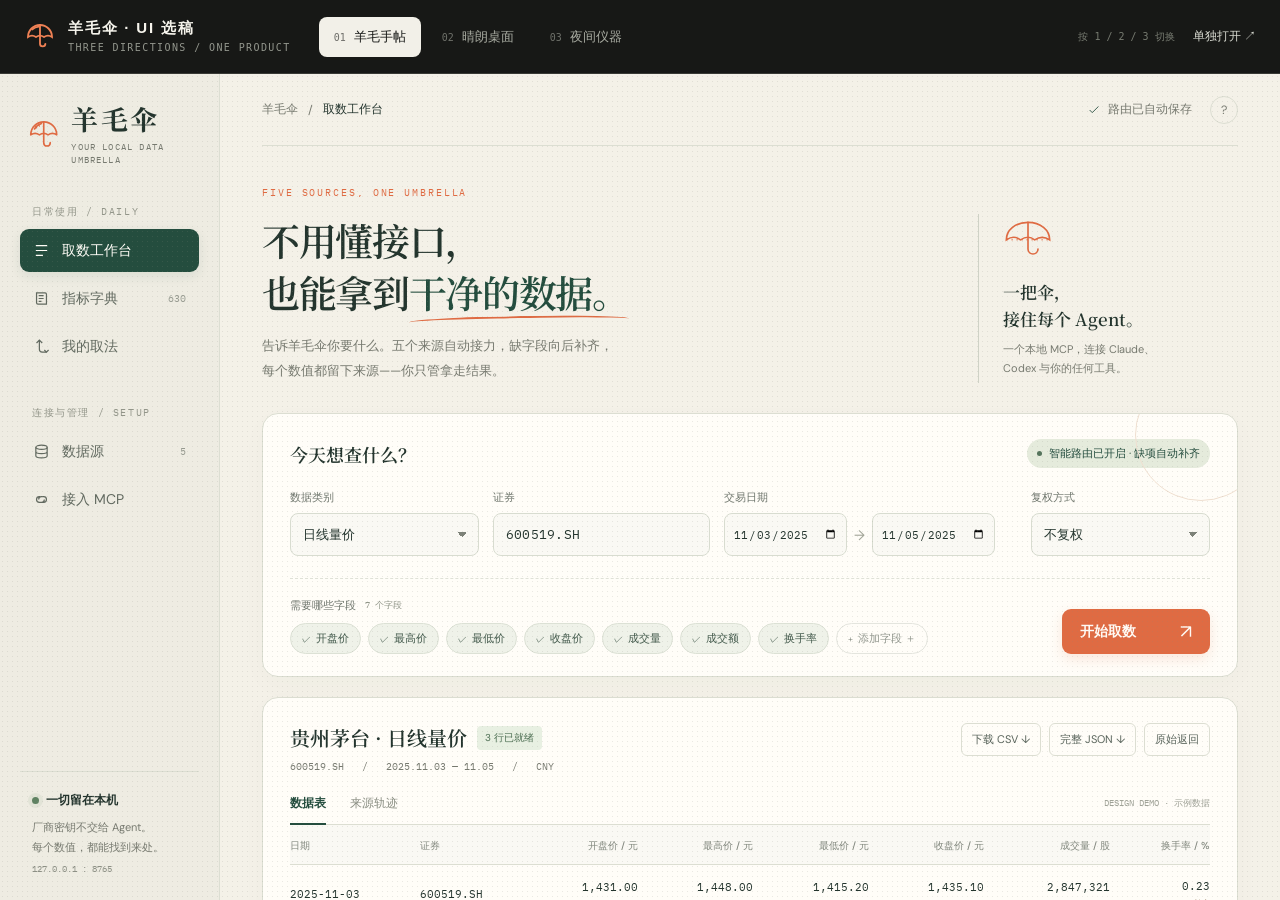
<file: design-prototypes/index.html>
<!doctype html>
<html lang="zh-CN">
<head>
  <meta charset="utf-8">
  <meta name="viewport" content="width=device-width, initial-scale=1">
  <title>羊毛伞 · UI 三稿对比</title>
  <style>
    *{box-sizing:border-box}html,body{height:100%;margin:0}body{font-family:"PingFang SC","Microsoft YaHei",sans-serif;background:#171816;color:#f6f4ec;overflow:hidden}.bar{height:74px;display:flex;align-items:center;gap:28px;padding:0 24px;border-bottom:1px solid #393a35;background:#171816}.identity{display:flex;align-items:center;gap:12px;white-space:nowrap}.mark{width:32px;height:32px;color:#ef8155}.identity strong{font-size:15px;letter-spacing:.12em}.identity span{display:block;color:#93968d;font:10px/1.5 monospace;letter-spacing:.14em;margin-top:2px}.tabs{display:flex;gap:6px;align-items:center;flex:1}.tabs button{border:1px solid transparent;background:none;color:#a9aca2;border-radius:8px;padding:10px 14px;font:inherit;font-size:13px;cursor:pointer;transition:.2s}.tabs button:hover{color:#fff;background:#252622}.tabs button.active{color:#171816;background:#f2f0e8}.tabs .num{font:10px monospace;margin-right:8px;opacity:.6}.open{display:flex;align-items:center;gap:18px}.hint{color:#777b71;font:10px monospace;white-space:nowrap}.open a{color:#d8dad1;text-decoration:none;font-size:12px;white-space:nowrap}.open a:hover{color:#fff}.frame{height:calc(100dvh - 74px);width:100%;border:0;display:block;background:#f6f4ee}button:focus-visible,a:focus-visible{outline:2px solid #ef8155;outline-offset:3px}@media(max-width:800px){.bar{height:auto;min-height:116px;padding:12px 14px;gap:10px;flex-wrap:wrap}.identity{flex:1}.identity span,.hint{display:none}.tabs{order:3;width:100%;gap:4px}.tabs button{flex:1;padding:9px 6px;font-size:12px}.tabs .num{margin-right:4px}.open a{font-size:11px}.frame{height:calc(100dvh - 116px)}}
  </style>
</head>
<body>
  <header class="bar">
    <div class="identity">
      <svg class="mark" viewBox="0 0 40 40" fill="none" aria-hidden="true"><path d="M5 20C5 11.7 11.7 5 20 5s15 6.7 15 15c-3.4-2.3-6.7-2.3-10 0-3.3-2.3-6.7-2.3-10 0-3.3-2.3-6.6-2.3-10 0Z" stroke="currentColor" stroke-width="2.3"/><path d="M20 5v23.5c0 4.3 6.7 4.3 6.7 0" stroke="currentColor" stroke-width="2.3" stroke-linecap="round"/><path d="M10.5 10.5c2.2-2 5.1-3.2 8-3.5" stroke="currentColor" stroke-width="2.3" stroke-linecap="round"/></svg>
      <div><strong>羊毛伞 · UI 选稿</strong><span>THREE DIRECTIONS / ONE PRODUCT</span></div>
    </div>
    <nav class="tabs" aria-label="切换设计稿">
      <button class="active" data-demo="01-warm.html"><span class="num">01</span>羊毛手帖</button>
      <button data-demo="02-clear.html"><span class="num">02</span>晴朗桌面</button>
      <button data-demo="03-studio.html"><span class="num">03</span>夜间仪器</button>
    </nav>
    <div class="open"><span class="hint">按 1 / 2 / 3 切换</span><a id="open" href="01-warm.html" target="_blank" rel="noopener">单独打开 ↗</a></div>
  </header>
  <iframe class="frame" id="frame" src="01-warm.html" title="羊毛伞设计稿：羊毛手帖" allow="clipboard-write"></iframe>
  <script>
    const frame=document.querySelector('#frame'),open=document.querySelector('#open'),buttons=[...document.querySelectorAll('[data-demo]')];
    function select(index){buttons.forEach((b,i)=>b.classList.toggle('active',i===index));const file=buttons[index].dataset.demo;frame.src=file;frame.title='羊毛伞设计稿：'+buttons[index].textContent.trim();open.href=file;location.hash=String(index+1)}
    buttons.forEach((b,i)=>b.addEventListener('click',()=>select(i)));
    const initial=Math.min(2,Math.max(0,Number(location.hash.slice(1))-1||0));if(initial)select(initial);
    addEventListener('keydown',e=>{if(['1','2','3'].includes(e.key)&&!e.metaKey&&!e.ctrlKey)select(Number(e.key)-1)});
  </script>
</body>
</html>
</file>
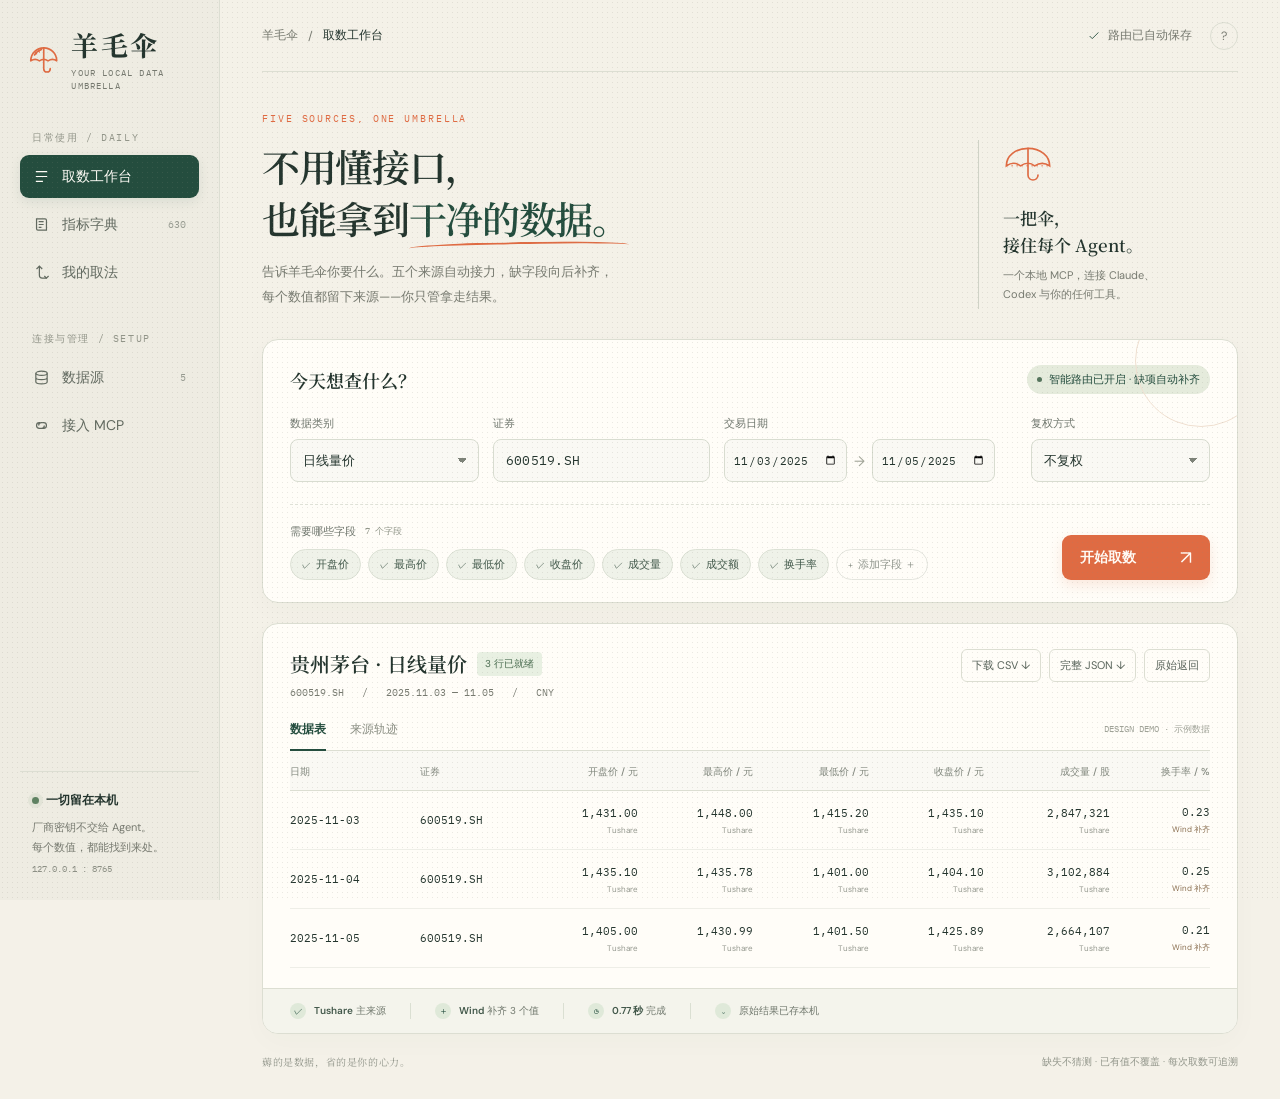
<file: design-prototypes/01-warm.html>
<!doctype html>
<html lang="zh-CN">
<head>
  <meta charset="utf-8">
  <meta name="viewport" content="width=device-width, initial-scale=1">
  <title>羊毛伞 · 01 羊毛手帖</title>
  <link rel="preconnect" href="https://fonts.googleapis.com">
  <link rel="preconnect" href="https://fonts.gstatic.com" crossorigin>
  <link href="https://fonts.googleapis.com/css2?family=DM+Sans:wght@400;500;600;700&family=IBM+Plex+Mono:wght@400;500&family=Noto+Serif+SC:wght@500;600;700&display=swap" rel="stylesheet">
  <style>
    :root{--paper:#f4f1e8;--surface:#fffdf8;--ink:#24352e;--muted:#777a70;--line:#dcded2;--green:#244d3e;--orange:#df6b43;--peach:#f3d7c4;--sage:#e5ebdc;--soft:#eeece3}*{box-sizing:border-box}body{margin:0;background:var(--paper);color:var(--ink);font-family:"DM Sans","PingFang SC","Microsoft YaHei",sans-serif;font-size:14px}body:before{content:"";position:fixed;inset:0;pointer-events:none;opacity:.18;background-image:radial-gradient(#8b8b7d .55px,transparent .55px);background-size:5px 5px;z-index:10}button,input,select{font:inherit}button{cursor:pointer}button:disabled{cursor:wait;opacity:.72}button:focus-visible,a:focus-visible,input:focus-visible,select:focus-visible{outline:2px solid var(--orange);outline-offset:3px}a{color:inherit}.app{display:grid;grid-template-columns:220px minmax(0,1fr);min-height:100vh}.sidebar{position:sticky;top:0;height:100dvh;padding:30px 20px 24px;border-right:1px solid var(--line);display:flex;flex-direction:column;background:#eeece2;z-index:2}.brand{display:flex;align-items:center;gap:12px;text-decoration:none;padding:0 8px}.brand-mark{width:39px;height:43px;color:var(--orange)}.brand-name{font:700 27px/1.1 "Noto Serif SC","Songti SC",serif;letter-spacing:.08em}.brand-en{display:block;font:9px/1.5 "IBM Plex Mono",monospace;letter-spacing:.13em;color:var(--muted);margin-top:6px}.nav-label{margin:38px 12px 10px;font:10px "IBM Plex Mono",monospace;letter-spacing:.16em;color:#929589}.nav{display:grid;gap:5px}.nav button{display:flex;align-items:center;gap:12px;width:100%;padding:12px 13px;border:0;border-radius:9px;background:transparent;color:#61695f;text-align:left;transition:background .18s,color .18s}.nav button:hover{background:#e4e5d9;color:var(--green)}.nav button.active{background:var(--green);color:#fffdf7;box-shadow:0 4px 12px #244d3e18}.nav svg{width:17px;height:17px;stroke:currentColor;fill:none;stroke-width:1.7}.nav .count{margin-left:auto;font:10px "IBM Plex Mono",monospace;opacity:.62}.rail-note{margin-top:auto;padding:20px 12px 0;border-top:1px solid var(--line)}.local-line{display:flex;align-items:center;gap:7px;font-size:12px;font-weight:600}.dot{width:7px;height:7px;border-radius:50%;background:#5f8262;box-shadow:0 0 0 4px #5f826215}.rail-note p{font-size:11px;line-height:1.8;color:var(--muted);margin:9px 0 0}.rail-note code{font:9px "IBM Plex Mono",monospace;color:#8d9085}.main{min-width:0;padding:0 42px 30px;max-width:1560px;width:100%}.topbar{height:72px;display:flex;align-items:center;justify-content:space-between;border-bottom:1px solid var(--line);color:var(--muted);font-size:12px}.breadcrumb{display:flex;align-items:center;gap:10px}.breadcrumb b{font-weight:500;color:var(--ink)}.top-actions{display:flex;align-items:center;gap:18px}.saved{display:flex;align-items:center;gap:7px}.saved svg{width:14px;height:14px;stroke:var(--green);fill:none}.help{border:1px solid var(--line);border-radius:50%;width:28px;height:28px;background:transparent;color:var(--muted)}.hero{display:grid;grid-template-columns:minmax(0,1fr) 260px;gap:36px;align-items:end;padding:40px 0 30px}.eyebrow{font:10px "IBM Plex Mono",monospace;letter-spacing:.19em;color:var(--orange);margin-bottom:15px}.hero h1{font:600 38px/1.38 "Noto Serif SC","Songti SC",serif;letter-spacing:-.035em;margin:0}.hero h1 em{font-style:normal;color:var(--green);position:relative}.hero h1 em:after{content:"";position:absolute;left:0;right:0;bottom:-6px;height:7px;border-top:2px solid var(--orange);border-radius:50%;transform:rotate(-1deg)}.hero-copy{max-width:650px;color:var(--muted);font-size:13px;line-height:1.9;margin:15px 0 0}.hero-note{border-left:1px solid #cfd2c6;padding:4px 0 4px 24px;position:relative}.hero-note .mini-umbrella{width:50px;height:42px;color:var(--orange);margin-bottom:14px}.hero-note strong{display:block;font:600 17px/1.6 "Noto Serif SC",serif}.hero-note p{font-size:11px;line-height:1.8;color:var(--muted);margin:7px 0 0}.query-card,.result-card{background:var(--surface);border:1px solid var(--line);border-radius:16px;box-shadow:0 8px 28px #3d463b06}.query-card{padding:25px 27px 22px;position:relative;overflow:hidden}.query-card:after{content:"";position:absolute;right:-30px;top:-45px;width:130px;height:130px;border:1px solid #efdfd0;border-radius:50%;pointer-events:none}.card-heading{display:flex;align-items:center;justify-content:space-between;gap:16px;margin-bottom:22px}.card-heading h2{font:600 18px "Noto Serif SC",serif;margin:0}.auto-note{display:flex;align-items:center;gap:7px;font-size:11px;color:var(--green);background:var(--sage);padding:7px 10px;border-radius:30px}.auto-note i{width:5px;height:5px;background:#55745c;border-radius:50%}.query-grid{display:grid;grid-template-columns:1fr 1.15fr 1.55fr .95fr;gap:14px}.field{min-width:0}.field label,.field-label{display:block;font-size:11px;color:#6f766d;margin:0 0 8px}.control{position:relative}.control input,.control select{width:100%;height:43px;border:1px solid #d8dcd0;border-radius:8px;background:#faf9f4;color:var(--ink);padding:0 12px;font-size:13px;outline:none;transition:border .18s,box-shadow .18s}.control input:focus,.control select:focus{border-color:#8ca18f;box-shadow:0 0 0 3px #dfe7db}.control select{appearance:none;background-image:linear-gradient(45deg,transparent 50%,#7d8278 50%),linear-gradient(135deg,#7d8278 50%,transparent 50%);background-position:calc(100% - 16px) 18px,calc(100% - 11px) 18px;background-size:5px 5px;background-repeat:no-repeat;padding-right:28px}.symbol-control input{font-family:"IBM Plex Mono",monospace;letter-spacing:.02em}.dates{display:flex;align-items:center;gap:7px}.dates input{padding:0 8px;font:11px "IBM Plex Mono",monospace}.dates span{color:#a2a598}.query-bottom{display:flex;align-items:flex-end;justify-content:space-between;gap:20px;margin-top:22px;padding-top:19px;border-top:1px dashed #dfe1d7}.fields-wrap{min-width:0}.field-meta{display:flex;align-items:center;gap:9px;margin-bottom:10px}.field-meta .field-label{margin:0}.field-count{font:9px "IBM Plex Mono",monospace;color:#919689}.chips{display:flex;flex-wrap:wrap;gap:7px}.chips button{border:1px solid #dce1d5;background:#eff2e9;color:#42594b;border-radius:30px;padding:7px 11px;font-size:11px;transition:.18s}.chips button:before{content:"✓";font-size:9px;margin-right:5px}.chips button:hover{border-color:#a9b5a4}.chips button.is-off{background:transparent;color:#92978e;border-color:#e4e5de}.chips button.is-off:before{content:"+"}.run-button{flex:0 0 auto;border:0;background:var(--orange);color:#fffaf4;border-radius:9px;min-width:148px;height:45px;padding:0 18px;display:flex;align-items:center;justify-content:space-between;gap:22px;font-weight:600;box-shadow:0 5px 13px #df6b4326;transition:transform .18s,box-shadow .18s}.run-button:hover{transform:translateY(-2px);box-shadow:0 8px 18px #df6b4333}.run-button .arrow{font-size:19px;font-weight:400}.spinner{width:13px;height:13px;border:2px solid currentColor;border-right-color:transparent;border-radius:50%;display:inline-block;animation:spin .7s linear infinite;vertical-align:-2px;margin-right:5px}@keyframes spin{to{transform:rotate(360deg)}}.result-card{margin-top:20px;padding:25px 27px 0;overflow:hidden}.result-header{display:flex;align-items:flex-start;justify-content:space-between;gap:20px}.result-title-line{display:flex;align-items:center;gap:10px}.result-header h2{font:600 20px "Noto Serif SC",serif;margin:0}.ready{font-size:10px;color:#4b6d51;background:#e8f0e2;padding:5px 8px;border-radius:4px;white-space:nowrap}.result-subtitle{font:10px "IBM Plex Mono",monospace;color:var(--muted);margin:8px 0 0}.result-actions{display:flex;gap:8px}.result-actions button{border:1px solid var(--line);background:transparent;border-radius:6px;padding:8px 10px;color:#59645b;font-size:11px}.result-actions button:hover{background:var(--soft);color:var(--green)}.result-toolbar{display:flex;align-items:center;justify-content:space-between;margin-top:22px;border-bottom:1px solid var(--line)}.view-tabs{display:flex;gap:24px}.view-tabs button{border:0;background:none;padding:0 0 12px;color:#8a8e83;font-size:12px;position:relative}.view-tabs button.active{color:var(--green);font-weight:600}.view-tabs button.active:after{content:"";position:absolute;left:0;right:0;bottom:-1px;height:2px;background:var(--green)}.demo-note{font:9px "IBM Plex Mono",monospace;color:#a0a398;padding-bottom:12px}.table-scroll{overflow:auto}.result-table{width:100%;border-collapse:collapse;white-space:nowrap;font-size:12px;font-variant-numeric:tabular-nums;min-width:810px}.result-table th{text-align:right;font-size:10px;font-weight:500;color:#82887e;padding:14px 12px 11px;background:#faf9f4;border-bottom:1px solid var(--line)}.result-table td{text-align:right;padding:14px 12px;border-bottom:1px solid #eeeee7;font-family:"IBM Plex Mono",monospace;font-size:11px}.result-table th:first-child,.result-table td:first-child{text-align:left;padding-left:0}.result-table th:last-child,.result-table td:last-child{padding-right:0}.result-table th:first-child,.result-table th:nth-child(2){text-align:left}.result-table td:first-child,.result-table td:nth-child(2){text-align:left}.cell-source{display:block;color:#94988e;font:8px "DM Sans",sans-serif;margin-top:5px}.cell-source.wind{color:#8a6f50}.provenance-strip{display:flex;align-items:center;gap:0;margin:20px -27px 0;background:#f4f4ec;border-top:1px solid var(--line);padding:14px 27px}.proof-item{display:flex;align-items:center;gap:8px;padding-right:24px;margin-right:24px;border-right:1px solid #dadfd2;font-size:10px;color:#70786d}.proof-item:last-child{border:0;margin:0;padding:0}.proof-dot{width:16px;height:16px;border-radius:50%;display:grid;place-items:center;background:#dfe9d9;color:var(--green);font-size:9px}.proof-item b{font-weight:600;color:#42584a}.trace{padding:26px 0 30px;max-width:760px}.trace-step{display:grid;grid-template-columns:32px 150px 1fr auto;gap:14px;align-items:center;padding:16px 0;border-bottom:1px solid var(--line)}.trace-index{font:10px "IBM Plex Mono",monospace;color:var(--orange)}.trace-step strong{font-size:13px}.trace-step p{margin:0;color:var(--muted);font-size:11px;line-height:1.7}.trace-state{font-size:10px;color:var(--green);background:var(--sage);padding:5px 8px;border-radius:4px}.page-footer{display:flex;align-items:center;justify-content:space-between;gap:20px;color:#92968b;font-size:10px;margin-top:20px}.page-footer .motto{font-family:"Noto Serif SC",serif;letter-spacing:.06em}.prototype-toast{position:fixed;left:50%;bottom:24px;transform:translateX(-50%);background:var(--green);color:#fffdf7;padding:13px 20px;border-radius:9px;box-shadow:0 10px 35px #24352e33;font-size:12px;z-index:50;max-width:calc(100% - 32px);text-align:center}[hidden]{display:none!important}@media(max-width:1180px){.app{grid-template-columns:190px minmax(0,1fr)}.sidebar{padding:26px 14px}.main{padding:0 26px 26px}.query-grid{grid-template-columns:1fr 1fr}.hero{grid-template-columns:1fr 210px}.hero h1{font-size:34px}.query-bottom{align-items:flex-start}.chips{max-width:560px}.proof-item{padding-right:14px;margin-right:14px}}@media(max-width:820px){.app{display:block}.sidebar{position:static;width:100%;height:auto;padding:16px 20px;border-right:0;border-bottom:1px solid var(--line)}.brand{padding:0}.brand-mark{width:30px;height:34px}.brand-name{font-size:23px}.brand-en{display:none}.nav-label,.rail-note{display:none}.nav{display:flex;gap:4px;margin-top:16px;overflow:auto}.nav button{width:auto;white-space:nowrap;padding:9px 12px;font-size:12px}.nav button:nth-of-type(n+4){display:none}.nav svg{display:none}.main{padding:0 20px 24px}.topbar{height:54px}.saved{display:none}.hero{grid-template-columns:1fr;padding:30px 0 24px}.hero-note{display:none}.query-grid{grid-template-columns:1fr 1fr}.result-header{align-items:flex-start}.result-actions{flex-wrap:wrap;justify-content:flex-end}.provenance-strip{flex-wrap:wrap;gap:12px}.proof-item{border:0;margin:0;padding:0}.page-footer{align-items:flex-start}.page-footer span:last-child{text-align:right}}@media(max-width:540px){.main{padding:0 14px 20px}.top-actions{gap:8px}.breadcrumb{font-size:11px}.hero h1{font-size:29px}.hero-copy{font-size:12px}.query-card,.result-card{padding:20px 17px;border-radius:12px}.query-grid{grid-template-columns:1fr}.query-bottom{display:block}.run-button{width:100%;margin-top:18px}.card-heading{align-items:flex-start}.auto-note{font-size:9px}.result-header{display:block}.result-actions{justify-content:flex-start;margin-top:16px}.result-toolbar{margin-top:18px}.demo-note{display:none}.result-card{padding-bottom:0}.provenance-strip{margin:18px -17px 0;padding:14px 17px}.trace-step{grid-template-columns:25px 1fr auto}.trace-step p{grid-column:2/-1}.page-footer{font-size:9px}.page-footer .motto{display:none}}
  </style>
</head>
<body>
  <div class="app">
    <aside class="sidebar">
      <a class="brand" href="#" aria-label="羊毛伞首页">
        <svg class="brand-mark" viewBox="0 0 46 48" fill="none" aria-hidden="true"><path d="M4 23C4 12.5 12.5 4 23 4s19 8.5 19 19c-4.2-2.8-8.4-2.8-12.7 0-4.2-2.8-8.4-2.8-12.6 0C12.5 20.2 8.2 20.2 4 23Z" stroke="currentColor" stroke-width="2.4" stroke-linejoin="round"/><path d="M23 4v30.5c0 6.5 9.5 6.5 9.5 0" stroke="currentColor" stroke-width="2.4" stroke-linecap="round"/><path d="M9.5 14.5c2.3-4 6-6.7 10.2-8" stroke="currentColor" stroke-width="2.4" stroke-linecap="round"/><path d="m11 11 1.8 1.8M15 8.5l1.8 1.8" stroke="currentColor" stroke-width="1.5" stroke-linecap="round"/></svg>
        <div><div class="brand-name">羊毛伞</div><span class="brand-en">YOUR LOCAL DATA UMBRELLA</span></div>
      </a>
      <div class="nav-label">日常使用 / DAILY</div>
      <nav class="nav" aria-label="主导航">
        <button class="active"><svg viewBox="0 0 24 24"><path d="M4 5h16M4 12h16M4 19h10"/></svg>取数工作台</button>
        <button data-toast="定稿后将按同一视觉语言设计指标字典"><svg viewBox="0 0 24 24"><path d="M5 4h12a2 2 0 0 1 2 2v14H7a2 2 0 0 1-2-2V4Z"/><path d="M8 8h7M8 12h7M8 16h4"/></svg>指标字典<span class="count">630</span></button>
        <button data-toast="定稿后将按同一视觉语言设计个人取法"><svg viewBox="0 0 24 24"><path d="m5 7 4-4 4 4M9 3v13a4 4 0 0 0 4 4h6"/><path d="m16 17 3 3 3-3"/></svg>我的取法</button>
      </nav>
      <div class="nav-label">连接与管理 / SETUP</div>
      <nav class="nav" aria-label="管理导航">
        <button data-toast="定稿后将按同一视觉语言设计数据源管理"><svg viewBox="0 0 24 24"><ellipse cx="12" cy="6" rx="8" ry="3"/><path d="M4 6v6c0 1.7 3.6 3 8 3s8-1.3 8-3V6M4 12v6c0 1.7 3.6 3 8 3s8-1.3 8-3v-6"/></svg>数据源<span class="count">5</span></button>
        <button data-toast="定稿后将按同一视觉语言设计 MCP 接入"><svg viewBox="0 0 24 24"><path d="M8 12a4 4 0 0 1 4-4h3a4 4 0 0 1 0 8h-1M16 12a4 4 0 0 1-4 4H9a4 4 0 0 1 0-8h1"/></svg>接入 MCP</button>
      </nav>
      <div class="rail-note"><div class="local-line"><i class="dot"></i>一切留在本机</div><p>厂商密钥不交给 Agent。<br>每个数值，都能找到来处。</p><code>127.0.0.1 : 8765</code></div>
    </aside>

    <main class="main">
      <header class="topbar"><div class="breadcrumb"><span>羊毛伞</span><span>/</span><b>取数工作台</b></div><div class="top-actions"><span class="saved"><svg viewBox="0 0 16 16"><path d="m3 8 3 3 7-7"/></svg>路由已自动保存</span><button class="help" data-toast="这里是使用帮助入口" aria-label="帮助">?</button></div></header>

      <section class="hero">
        <div><div class="eyebrow">FIVE SOURCES, ONE UMBRELLA</div><h1>不用懂接口，<br>也能拿到<em>干净的数据。</em></h1><p class="hero-copy">告诉羊毛伞你要什么。五个来源自动接力，缺字段向后补齐，<br>每个数值都留下来源——你只管拿走结果。</p></div>
        <aside class="hero-note"><svg class="mini-umbrella" viewBox="0 0 60 48" fill="none" aria-hidden="true"><path d="M4 25C4 13 15 4 30 4s26 9 26 21c-6-4-12-4-18 0-5-4-11-4-17 0-5-4-11-4-17 0Z" stroke="currentColor" stroke-width="2"/><path d="M30 4v32c0 8 12 8 12 0" stroke="currentColor" stroke-width="2" stroke-linecap="round"/><path d="M4 25h52" stroke="currentColor" stroke-width="1" stroke-dasharray="2 4"/></svg><strong>一把伞，<br>接住每个 Agent。</strong><p>一个本地 MCP，连接 Claude、<br>Codex 与你的任何工具。</p></aside>
      </section>

      <section class="query-card" aria-labelledby="query-title">
        <div class="card-heading"><h2 id="query-title">今天想查什么？</h2><span class="auto-note"><i></i>智能路由已开启 · 缺项自动补齐</span></div>
        <div class="query-grid">
          <div class="field"><label for="warm-dataset">数据类别</label><div class="control"><select id="warm-dataset"><option>日线量价</option><option>估值指标</option><option>基础财务</option><option>技术指标</option><option>股票基本信息</option><option>可转债</option></select></div></div>
          <div class="field"><label for="warm-symbol">证券</label><div class="control symbol-control"><input id="warm-symbol" value="600519.SH" aria-label="证券代码"></div></div>
          <div class="field"><label>交易日期</label><div class="dates"><div class="control"><input type="date" value="2025-11-03" aria-label="开始日期"></div><span>→</span><div class="control"><input type="date" value="2025-11-05" aria-label="结束日期"></div></div></div>
          <div class="field"><label for="warm-adjust">复权方式</label><div class="control"><select id="warm-adjust"><option>不复权</option><option>前复权</option><option>后复权</option></select></div></div>
        </div>
        <div class="query-bottom">
          <div class="fields-wrap"><div class="field-meta"><span class="field-label">需要哪些字段</span><span class="field-count" data-field-count="warm"></span></div><div class="chips" data-fields="warm"><button aria-pressed="true">开盘价</button><button aria-pressed="true">最高价</button><button aria-pressed="true">最低价</button><button aria-pressed="true">收盘价</button><button aria-pressed="true">成交量</button><button aria-pressed="true">成交额</button><button aria-pressed="true">换手率</button><button aria-pressed="false" class="is-off">添加字段 ＋</button></div></div>
          <button class="run-button" data-run><span>开始取数</span><span class="arrow">↗</span></button>
        </div>
      </section>

      <section class="result-card" aria-labelledby="result-title">
        <div class="result-header"><div><div class="result-title-line"><h2 id="result-title">贵州茅台 · 日线量价</h2><span class="ready" data-query-status>3 行已就绪</span></div><p class="result-subtitle">600519.SH &nbsp; / &nbsp; 2025.11.03 — 11.05 &nbsp; / &nbsp; CNY</p></div><div class="result-actions"><button data-toast="正式产品中将下载完整 CSV 文件">下载 CSV ↓</button><button data-toast="正式产品中将下载完整 JSON 文件">完整 JSON ↓</button><button data-toast="原始返回将保留每个上游的响应与请求">原始返回</button></div></div>
        <div class="result-toolbar"><div class="view-tabs" data-tabs="warm-result" role="tablist"><button class="active" data-tab="table" role="tab" aria-selected="true">数据表</button><button data-tab="trace" role="tab" aria-selected="false">来源轨迹</button></div><span class="demo-note">DESIGN DEMO · 示例数据</span></div>
        <div data-panel-group="warm-result" data-panel="table">
          <div class="table-scroll"><table class="result-table"><thead><tr><th>日期</th><th>证券</th><th>开盘价 / 元</th><th>最高价 / 元</th><th>最低价 / 元</th><th>收盘价 / 元</th><th>成交量 / 股</th><th>换手率 / %</th></tr></thead><tbody><tr><td>2025-11-03</td><td>600519.SH</td><td>1,431.00<span class="cell-source">Tushare</span></td><td>1,448.00<span class="cell-source">Tushare</span></td><td>1,415.20<span class="cell-source">Tushare</span></td><td>1,435.10<span class="cell-source">Tushare</span></td><td>2,847,321<span class="cell-source">Tushare</span></td><td>0.23<span class="cell-source wind">Wind 补齐</span></td></tr><tr><td>2025-11-04</td><td>600519.SH</td><td>1,435.10<span class="cell-source">Tushare</span></td><td>1,435.78<span class="cell-source">Tushare</span></td><td>1,401.00<span class="cell-source">Tushare</span></td><td>1,404.10<span class="cell-source">Tushare</span></td><td>3,102,884<span class="cell-source">Tushare</span></td><td>0.25<span class="cell-source wind">Wind 补齐</span></td></tr><tr><td>2025-11-05</td><td>600519.SH</td><td>1,405.00<span class="cell-source">Tushare</span></td><td>1,430.99<span class="cell-source">Tushare</span></td><td>1,401.50<span class="cell-source">Tushare</span></td><td>1,425.89<span class="cell-source">Tushare</span></td><td>2,664,107<span class="cell-source">Tushare</span></td><td>0.21<span class="cell-source wind">Wind 补齐</span></td></tr></tbody></table></div>
          <div class="provenance-strip"><div class="proof-item"><span class="proof-dot">✓</span><span><b>Tushare</b> 主来源</span></div><div class="proof-item"><span class="proof-dot">＋</span><span><b>Wind</b> 补齐 3 个值</span></div><div class="proof-item"><span class="proof-dot">◷</span><span><b>0.77 秒</b> 完成</span></div><div class="proof-item"><span class="proof-dot">⌄</span><span>原始结果已存本机</span></div></div>
        </div>
        <div class="trace" data-panel-group="warm-result" data-panel="trace" hidden><div class="trace-step"><span class="trace-index">01</span><strong>Tushare</strong><p>返回 3 行日线；价格与成交量共 18 个值，保留原始口径。</p><span class="trace-state">主来源</span></div><div class="trace-step"><span class="trace-index">02</span><strong>Wind</strong><p>只请求缺失的换手率，不覆盖 Tushare 已有数值。</p><span class="trace-state">补齐 3 个值</span></div><div class="trace-step"><span class="trace-index">03</span><strong>结果整理</strong><p>统一日期、代码与单位；逐值保留来源，原始响应另存本机。</p><span class="trace-state">可以取走</span></div></div>
      </section>
      <footer class="page-footer"><span class="motto">薅的是数据，省的是你的心力。</span><span>缺失不猜测 · 已有值不覆盖 · 每次取数可追溯</span></footer>
    </main>
  </div>
  <script src="prototype.js"></script>
</body>
</html>
</file>
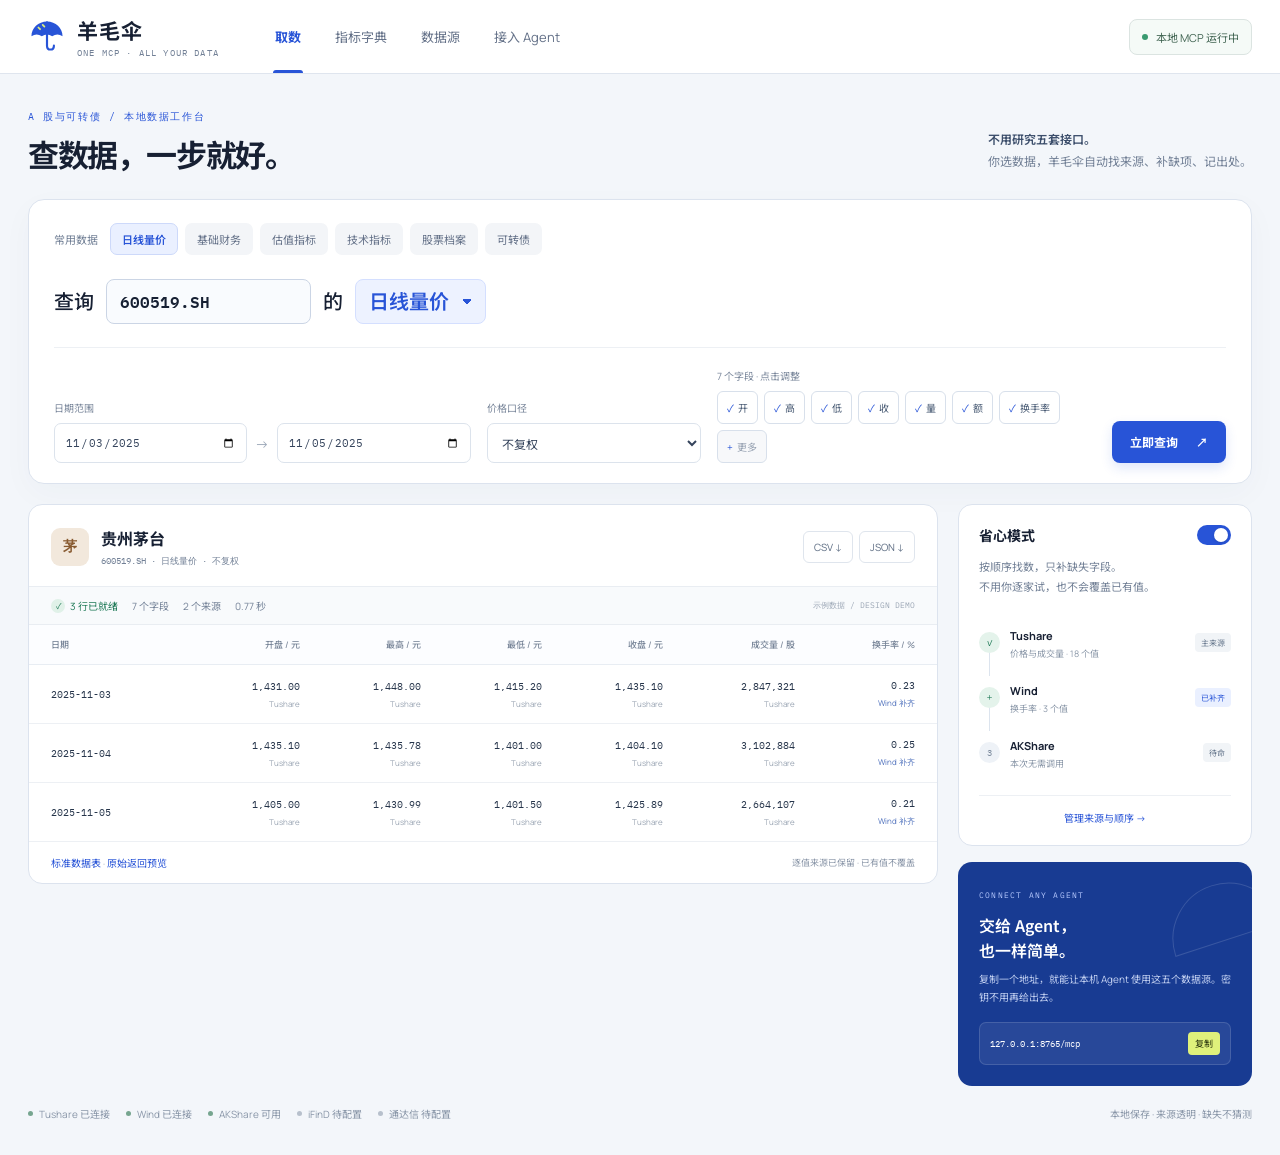
<file: design-prototypes/02-clear.html>
<!doctype html>
<html lang="zh-CN">
<head>
  <meta charset="utf-8">
  <meta name="viewport" content="width=device-width, initial-scale=1">
  <title>羊毛伞 · 02 晴朗桌面</title>
  <link rel="preconnect" href="https://fonts.googleapis.com">
  <link rel="preconnect" href="https://fonts.gstatic.com" crossorigin>
  <link href="https://fonts.googleapis.com/css2?family=IBM+Plex+Mono:wght@400;500&family=Manrope:wght@400;500;600;700;800&family=Noto+Sans+SC:wght@400;500;600;700&display=swap" rel="stylesheet">
  <style>
    :root{--bg:#f3f6fa;--surface:#fff;--ink:#172033;--muted:#728096;--line:#dfe5ee;--blue:#2854d7;--blue-soft:#eaf0ff;--lime:#dff17b;--green:#1f7a57;--navy:#183b92}*{box-sizing:border-box}body{margin:0;background:var(--bg);color:var(--ink);font-family:"Manrope","Noto Sans SC","PingFang SC",sans-serif;font-size:14px}button,input,select{font:inherit}button{cursor:pointer}button:disabled{cursor:wait;opacity:.7}button:focus-visible,a:focus-visible,input:focus-visible,select:focus-visible{outline:3px solid #9cb4ff;outline-offset:3px}.top{height:74px;background:#fff;border-bottom:1px solid var(--line);display:flex;align-items:center;padding:0 max(28px,calc((100vw - 1320px)/2));gap:54px}.brand{display:flex;align-items:center;gap:11px;text-decoration:none;color:var(--ink);white-space:nowrap}.brand svg{width:38px;height:38px;color:var(--blue)}.brand strong{font-size:21px;letter-spacing:.04em}.brand small{display:block;font:9px "IBM Plex Mono",monospace;letter-spacing:.13em;color:var(--muted);margin-top:2px}.topnav{display:flex;align-self:stretch;gap:30px}.topnav button{border:0;background:none;padding:0 2px;color:#647188;position:relative;font-size:13px}.topnav button:hover{color:var(--blue)}.topnav button.active{color:var(--blue);font-weight:700}.topnav button.active:after{content:"";position:absolute;left:0;right:0;bottom:0;height:3px;background:var(--blue);border-radius:3px 3px 0 0}.connection{margin-left:auto;display:flex;align-items:center;gap:8px;border:1px solid #dbe4e1;background:#f5faf7;color:#426553;border-radius:8px;padding:9px 12px;font-size:11px;white-space:nowrap}.connection i{width:6px;height:6px;border-radius:50%;background:#3a9a70}.page{max-width:1320px;margin:0 auto;padding:36px 28px 34px}.heading{display:flex;justify-content:space-between;align-items:flex-end;gap:30px;margin-bottom:25px}.kicker{font:10px "IBM Plex Mono",monospace;letter-spacing:.16em;color:var(--blue);margin-bottom:10px}.heading h1{font:700 31px/1.3 "Noto Sans SC",sans-serif;letter-spacing:-.045em;margin:0}.heading p{font-size:12px;line-height:1.8;color:var(--muted);margin:0 0 2px;max-width:340px}.heading p strong{color:#3c4e6b;font-weight:600}.query-box{background:#fff;border:1px solid #dce3ee;border-radius:16px;padding:23px 25px 20px;box-shadow:0 10px 32px #29456608}.categories{display:flex;align-items:center;gap:7px;flex-wrap:wrap;margin-bottom:24px}.categories-label{font-size:11px;color:var(--muted);margin-right:5px}.categories button{border:1px solid transparent;background:#f3f5f8;color:#647188;border-radius:7px;padding:7px 11px;font-size:11px}.categories button.active{background:var(--blue-soft);border-color:#cdd9fa;color:var(--blue);font-weight:600}.sentence{display:flex;align-items:center;gap:12px;flex-wrap:wrap;font-size:20px;font-weight:500;line-height:1.8}.token{height:45px;border:1px solid #cbd5e5;background:#f9fbfe;border-radius:8px;color:var(--ink);padding:0 13px;font-weight:600;min-width:0}.token:focus{border-color:var(--blue)}.symbol-token{font-family:"IBM Plex Mono",monospace;font-size:16px;width:205px}.select-token{appearance:none;background:#edf2ff;color:var(--blue);border-color:#d4dfff;padding-right:36px;background-image:linear-gradient(45deg,transparent 50%,var(--blue) 50%),linear-gradient(135deg,var(--blue) 50%,transparent 50%);background-position:calc(100% - 18px) 19px,calc(100% - 13px) 19px;background-size:5px 5px;background-repeat:no-repeat}.query-details{display:grid;grid-template-columns:1.65fr .85fr 1.5fr auto;gap:16px;align-items:end;margin-top:23px;padding-top:20px;border-top:1px solid #edf0f4}.detail-label{display:block;font-size:10px;color:#7a879b;margin-bottom:8px}.date-pair{display:flex;align-items:center;gap:8px}.date-pair input,.plain-select{width:100%;height:40px;border:1px solid #dce3ec;background:#fff;border-radius:7px;color:#35445c;padding:0 10px;font:11px "IBM Plex Mono",monospace;min-width:0}.date-pair span{color:#9aa6b7}.plain-select{font-family:"Noto Sans SC",sans-serif;font-size:12px}.mini-fields{display:flex;gap:6px;flex-wrap:wrap}.mini-fields button{border:1px solid #d8e0eb;background:#fff;color:#4a5c75;border-radius:6px;padding:8px 9px;font-size:10px}.mini-fields button:before{content:"✓";margin-right:4px;color:var(--blue)}.mini-fields button.is-off{color:#97a2b2;background:#f7f8fa}.mini-fields button.is-off:before{content:"+"}.run{border:0;background:var(--blue);color:#fff;height:42px;border-radius:8px;padding:0 18px;font-size:12px;font-weight:700;white-space:nowrap;box-shadow:0 5px 12px #2854d726}.run:hover{background:#2048bd}.run span{margin-left:18px}.spinner{width:13px;height:13px;border:2px solid currentColor;border-right-color:transparent;border-radius:50%;display:inline-block;animation:spin .7s linear infinite;vertical-align:-2px;margin-right:5px}@keyframes spin{to{transform:rotate(360deg)}}.workarea{display:grid;grid-template-columns:minmax(0,1fr) 294px;gap:20px;margin-top:20px;align-items:start}.result{background:#fff;border:1px solid #dce3ee;border-radius:14px;overflow:hidden;min-width:0}.result-head{padding:21px 22px 18px;display:flex;align-items:center;justify-content:space-between;gap:16px}.security-name{display:flex;align-items:center;gap:12px}.security-icon{width:38px;height:38px;border-radius:9px;background:#f2e8dc;color:#885a30;display:grid;place-items:center;font-family:"Noto Serif SC",serif;font-weight:700}.security-name h2{font-size:16px;margin:0 0 5px}.security-name p{font:9px "IBM Plex Mono",monospace;color:var(--muted);margin:0}.result-actions{display:flex;gap:6px}.result-actions button{height:32px;border:1px solid #dfe5ed;border-radius:6px;background:#fff;color:#5b6b81;font-size:10px;padding:0 10px}.result-actions button:hover{border-color:#9fb1cd;color:var(--blue)}.result-meta{display:flex;align-items:center;gap:14px;background:#f8fafc;border-top:1px solid #e9edf2;border-bottom:1px solid #e9edf2;padding:11px 22px;font-size:10px;color:#738197}.result-meta .ok{color:var(--green);display:flex;align-items:center;gap:5px}.result-meta .ok:before{content:"✓";width:14px;height:14px;background:#e0f1e8;border-radius:50%;display:grid;place-items:center;font-size:8px}.result-meta .demo{margin-left:auto;font:8px "IBM Plex Mono",monospace;color:#9ba6b5}.table-wrap{overflow:auto}.result table{border-collapse:collapse;width:100%;min-width:750px;white-space:nowrap;font-variant-numeric:tabular-nums}.result th{font-size:9px;color:#7a879a;font-weight:500;text-align:right;padding:13px 11px;border-bottom:1px solid #e8edf3;background:#fcfdff}.result td{font:10px "IBM Plex Mono",monospace;text-align:right;padding:14px 11px;border-bottom:1px solid #edf0f4;color:#26354b}.result th:first-child,.result td:first-child{text-align:left;padding-left:22px}.result th:last-child,.result td:last-child{padding-right:22px}.source-tag{display:block;font:8px "Manrope",sans-serif;color:#9aa5b3;margin-top:5px}.source-tag.fill{color:#4e70bc}.result-foot{display:flex;justify-content:space-between;align-items:center;padding:13px 22px;color:#8a96a8;font-size:9px}.text-button{border:0;background:none;color:var(--blue);font-size:10px;padding:0}.raw-panel{margin:0;padding:22px;max-height:390px;overflow:auto;background:#172033;color:#c8d5ec;font:10px/1.8 "IBM Plex Mono",monospace;white-space:pre-wrap}.side{display:grid;gap:16px}.route-card{background:#fff;border:1px solid #dce3ee;border-radius:14px;padding:20px}.side-title{display:flex;align-items:center;justify-content:space-between;gap:12px}.side-title h2{font-size:14px;margin:0}.switch{width:34px;height:20px;border:0;border-radius:20px;background:var(--blue);padding:3px;display:flex;justify-content:flex-end}.switch:after{content:"";width:14px;height:14px;background:#fff;border-radius:50%;box-shadow:0 1px 3px #0002}.route-copy{font-size:11px;color:var(--muted);line-height:1.8;margin:12px 0 18px}.route-list{display:grid;gap:0}.route-row{display:grid;grid-template-columns:22px 1fr auto;gap:9px;align-items:center;position:relative;padding:10px 0}.route-row:not(:last-child):after{content:"";position:absolute;left:10px;top:34px;bottom:-6px;width:1px;background:#dce4ee}.route-index{width:21px;height:21px;border-radius:50%;background:#eef2f7;display:grid;place-items:center;font:9px "IBM Plex Mono",monospace;color:#7a899c;z-index:1}.route-row.done .route-index{background:#e4f3eb;color:var(--green)}.route-row strong{font-size:11px}.route-row small{display:block;font-size:9px;color:#8a97a8;margin-top:3px}.route-badge{font-size:8px;color:#64758b;background:#f1f4f7;padding:4px 6px;border-radius:4px}.route-badge.fill{background:var(--blue-soft);color:var(--blue)}.manage-route{display:block;text-align:center;margin-top:15px;padding-top:14px;border-top:1px solid #edf0f4;color:var(--blue);font-size:10px;text-decoration:none}.agent-card{background:var(--navy);color:#fff;border-radius:14px;padding:21px;position:relative;overflow:hidden}.agent-card:after{content:"";position:absolute;width:110px;height:55px;border:1px solid #ffffff24;border-radius:110px 110px 0 0;right:-24px;top:22px;transform:rotate(-18deg)}.agent-kicker{font:8px "IBM Plex Mono",monospace;letter-spacing:.15em;color:#b6c9ff}.agent-card h2{font:600 16px/1.55 "Noto Sans SC",sans-serif;margin:11px 0 8px;position:relative;z-index:1}.agent-card p{font-size:10px;line-height:1.8;color:#c2d0f1;margin:0 0 16px}.mcp-copy{display:flex;align-items:center;gap:7px;background:#ffffff12;border:1px solid #ffffff22;border-radius:7px;padding:9px 10px;position:relative;z-index:1}.mcp-copy code{font:9px "IBM Plex Mono",monospace;overflow:hidden;text-overflow:ellipsis;white-space:nowrap;flex:1}.mcp-copy button{border:0;background:var(--lime);color:#27330d;border-radius:4px;font-size:9px;padding:5px 7px;white-space:nowrap}.bottom-note{display:flex;align-items:center;justify-content:space-between;gap:20px;color:#8996a8;font-size:10px;margin-top:20px}.source-dots{display:flex;gap:16px;flex-wrap:wrap}.source-dots span{display:flex;align-items:center;gap:6px}.source-dots i{width:5px;height:5px;border-radius:50%;background:#76a58f}.source-dots span:nth-child(4) i,.source-dots span:nth-child(5) i{background:#b7c0cc}.prototype-toast{position:fixed;left:50%;bottom:24px;transform:translateX(-50%);background:#172033;color:#fff;padding:13px 20px;border-radius:8px;box-shadow:0 10px 35px #17203333;font-size:12px;z-index:50;max-width:calc(100% - 32px);text-align:center}[hidden]{display:none!important}@media(max-width:1120px){.top{gap:35px}.topnav{gap:20px}.query-details{grid-template-columns:1.5fr 1fr}.mini-fields{grid-column:1}.workarea{grid-template-columns:minmax(0,1fr) 265px}.heading p{max-width:280px}.page{padding-top:30px}}@media(max-width:900px){.top{padding:0 22px;gap:28px}.topnav{gap:17px}.topnav button{font-size:12px}.connection{font-size:0;padding:10px}.connection i{margin:0}.workarea{grid-template-columns:1fr}.side{grid-template-columns:1fr 1fr}.heading p{display:none}.page{padding:28px 22px}.query-details{grid-template-columns:1.4fr .8fr auto}.detail-fields{grid-column:1/-1;grid-row:2}.run{grid-column:3;grid-row:1}.result table{min-width:800px}}@media(max-width:620px){.top{height:auto;min-height:68px;flex-wrap:wrap;padding:14px 16px 0;gap:12px}.brand svg{width:32px;height:32px}.brand strong{font-size:19px}.brand small{display:none}.connection{margin-left:auto}.topnav{order:3;width:100%;height:43px;justify-content:space-between;gap:10px}.topnav button{flex:1}.page{padding:24px 14px}.heading{margin-bottom:20px}.heading h1{font-size:27px}.query-box{padding:19px 16px;border-radius:12px}.categories{flex-wrap:nowrap;overflow:auto;padding-bottom:4px}.categories-label{display:none}.categories button{white-space:nowrap}.sentence{font-size:16px;gap:8px}.token{height:41px;font-size:13px}.symbol-token{width:174px;font-size:13px}.query-details{grid-template-columns:1fr}.detail-fields,.run{grid-column:auto;grid-row:auto}.run{width:100%}.side{grid-template-columns:1fr}.result-head{padding:17px 16px;align-items:flex-start}.result-actions{flex-wrap:wrap;justify-content:flex-end}.result-actions button{padding:0 8px}.result-meta{padding:10px 16px;gap:10px;flex-wrap:wrap}.result-meta .demo{display:none}.result th:first-child,.result td:first-child{padding-left:16px}.result-foot{padding:13px 16px}.bottom-note{align-items:flex-start}.source-dots{gap:9px}.bottom-note>span{display:none}}
  </style>
</head>
<body>
  <header class="top">
    <a class="brand" href="#"><svg viewBox="0 0 44 44" fill="none" aria-hidden="true"><path d="M4 21C4 11.6 12 4 22 4s18 7.6 18 17c-4-2.5-8-2.5-12 0-4-2.5-8-2.5-12 0-4-2.5-8-2.5-12 0Z" fill="currentColor"/><path d="M22 5v27c0 6 8 6 8 0" stroke="currentColor" stroke-width="2.5" stroke-linecap="round"/><path d="m12 11 2 2m3-5 2 2" stroke="#dff17b" stroke-width="2" stroke-linecap="round"/></svg><div><strong>羊毛伞</strong><small>ONE MCP · ALL YOUR DATA</small></div></a>
    <nav class="topnav" aria-label="主导航"><button class="active">取数</button><button data-toast="定稿后将按同一视觉语言设计指标字典">指标字典</button><button data-toast="定稿后将按同一视觉语言设计数据源管理">数据源</button><button data-toast="定稿后将按同一视觉语言设计 MCP 接入">接入 Agent</button></nav>
    <button class="connection" data-toast="本地 MCP 地址：http://127.0.0.1:8765/mcp"><i></i>本地 MCP 运行中</button>
  </header>

  <main class="page">
    <section class="heading"><div><div class="kicker">A 股与可转债 / 本地数据工作台</div><h1>查数据，一步就好。</h1></div><p><strong>不用研究五套接口。</strong><br>你选数据，羊毛伞自动找来源、补缺项、记出处。</p></section>

    <section class="query-box" aria-label="查询条件">
      <div class="categories" data-segment><span class="categories-label">常用数据</span><button class="active" aria-pressed="true">日线量价</button><button aria-pressed="false">基础财务</button><button aria-pressed="false">估值指标</button><button aria-pressed="false">技术指标</button><button aria-pressed="false">股票档案</button><button aria-pressed="false">可转债</button></div>
      <div class="sentence"><span>查询</span><input class="token symbol-token" value="600519.SH" aria-label="证券代码"><span>的</span><select class="token select-token" aria-label="数据类别"><option>日线量价</option><option>基础财务</option><option>估值指标</option><option>技术指标</option></select></div>
      <div class="query-details">
        <div><span class="detail-label">日期范围</span><div class="date-pair"><input type="date" value="2025-11-03" aria-label="开始日期"><span>→</span><input type="date" value="2025-11-05" aria-label="结束日期"></div></div>
        <div><span class="detail-label">价格口径</span><select class="plain-select" aria-label="复权方式"><option>不复权</option><option>前复权</option><option>后复权</option></select></div>
        <div class="detail-fields"><span class="detail-label"><span data-field-count="clear"></span> · 点击调整</span><div class="mini-fields" data-fields="clear"><button aria-pressed="true">开</button><button aria-pressed="true">高</button><button aria-pressed="true">低</button><button aria-pressed="true">收</button><button aria-pressed="true">量</button><button aria-pressed="true">额</button><button aria-pressed="true">换手率</button><button class="is-off" aria-pressed="false">更多</button></div></div>
        <button class="run" data-run>立即查询<span>↗</span></button>
      </div>
    </section>

    <div class="workarea">
      <section class="result" aria-labelledby="clear-result-title">
        <div class="result-head"><div class="security-name"><div class="security-icon">茅</div><div><h2 id="clear-result-title">贵州茅台</h2><p>600519.SH · 日线量价 · 不复权</p></div></div><div class="result-actions"><button data-toast="正式产品中将下载完整 CSV 文件">CSV ↓</button><button data-toast="正式产品中将下载完整 JSON 文件">JSON ↓</button></div></div>
        <div class="result-meta"><span class="ok" data-query-status>3 行已就绪</span><span>7 个字段</span><span>2 个来源</span><span>0.77 秒</span><span class="demo">示例数据 / DESIGN DEMO</span></div>
        <div data-panel-group="clear-result" data-panel="table"><div class="table-wrap"><table><thead><tr><th>日期</th><th>开盘 / 元</th><th>最高 / 元</th><th>最低 / 元</th><th>收盘 / 元</th><th>成交量 / 股</th><th>换手率 / %</th></tr></thead><tbody><tr><td>2025-11-03</td><td>1,431.00<span class="source-tag">Tushare</span></td><td>1,448.00<span class="source-tag">Tushare</span></td><td>1,415.20<span class="source-tag">Tushare</span></td><td>1,435.10<span class="source-tag">Tushare</span></td><td>2,847,321<span class="source-tag">Tushare</span></td><td>0.23<span class="source-tag fill">Wind 补齐</span></td></tr><tr><td>2025-11-04</td><td>1,435.10<span class="source-tag">Tushare</span></td><td>1,435.78<span class="source-tag">Tushare</span></td><td>1,401.00<span class="source-tag">Tushare</span></td><td>1,404.10<span class="source-tag">Tushare</span></td><td>3,102,884<span class="source-tag">Tushare</span></td><td>0.25<span class="source-tag fill">Wind 补齐</span></td></tr><tr><td>2025-11-05</td><td>1,405.00<span class="source-tag">Tushare</span></td><td>1,430.99<span class="source-tag">Tushare</span></td><td>1,401.50<span class="source-tag">Tushare</span></td><td>1,425.89<span class="source-tag">Tushare</span></td><td>2,664,107<span class="source-tag">Tushare</span></td><td>0.21<span class="source-tag fill">Wind 补齐</span></td></tr></tbody></table></div></div>
        <pre class="raw-panel" data-panel-group="clear-result" data-panel="raw" hidden>{
  "symbol": "600519.SH",
  "dataset": "daily_prices",
  "rows": 3,
  "providers": ["tushare", "wind"],
  "note": "设计稿示例；真实查询将保留完整原始响应。"
}</pre>
        <div class="result-foot"><div class="view-switch" data-tabs="clear-result"><button class="text-button active" data-tab="table">标准数据表</button><span> · </span><button class="text-button" data-tab="raw">原始返回预览</button></div><span>逐值来源已保留 · 已有值不覆盖</span></div>
      </section>

      <aside class="side">
        <section class="route-card"><div class="side-title"><h2>省心模式</h2><button class="switch" data-toast="自动路由默认开启；定稿后可在这里切换" aria-label="自动路由已开启" aria-pressed="true"></button></div><p class="route-copy">按顺序找数，只补缺失字段。<br>不用你逐家试，也不会覆盖已有值。</p><div class="route-list"><div class="route-row done"><span class="route-index">✓</span><div><strong>Tushare</strong><small>价格与成交量 · 18 个值</small></div><span class="route-badge">主来源</span></div><div class="route-row done"><span class="route-index">＋</span><div><strong>Wind</strong><small>换手率 · 3 个值</small></div><span class="route-badge fill">已补齐</span></div><div class="route-row"><span class="route-index">3</span><div><strong>AKShare</strong><small>本次无需调用</small></div><span class="route-badge">待命</span></div></div><a class="manage-route" href="#" data-toast="定稿后进入完整的数据源与路由管理">管理来源与顺序 →</a></section>
        <section class="agent-card"><span class="agent-kicker">CONNECT ANY AGENT</span><h2>交给 Agent，<br>也一样简单。</h2><p>复制一个地址，就能让本机 Agent 使用这五个数据源。密钥不用再给出去。</p><div class="mcp-copy"><code>127.0.0.1:8765/mcp</code><button data-copy="http://127.0.0.1:8765/mcp">复制</button></div></section>
      </aside>
    </div>
    <footer class="bottom-note"><div class="source-dots"><span><i></i>Tushare 已连接</span><span><i></i>Wind 已连接</span><span><i></i>AKShare 可用</span><span><i></i>iFinD 待配置</span><span><i></i>通达信 待配置</span></div><span>本地保存 · 来源透明 · 缺失不猜测</span></footer>
  </main>
  <script src="prototype.js"></script>
</body>
</html>
</file>
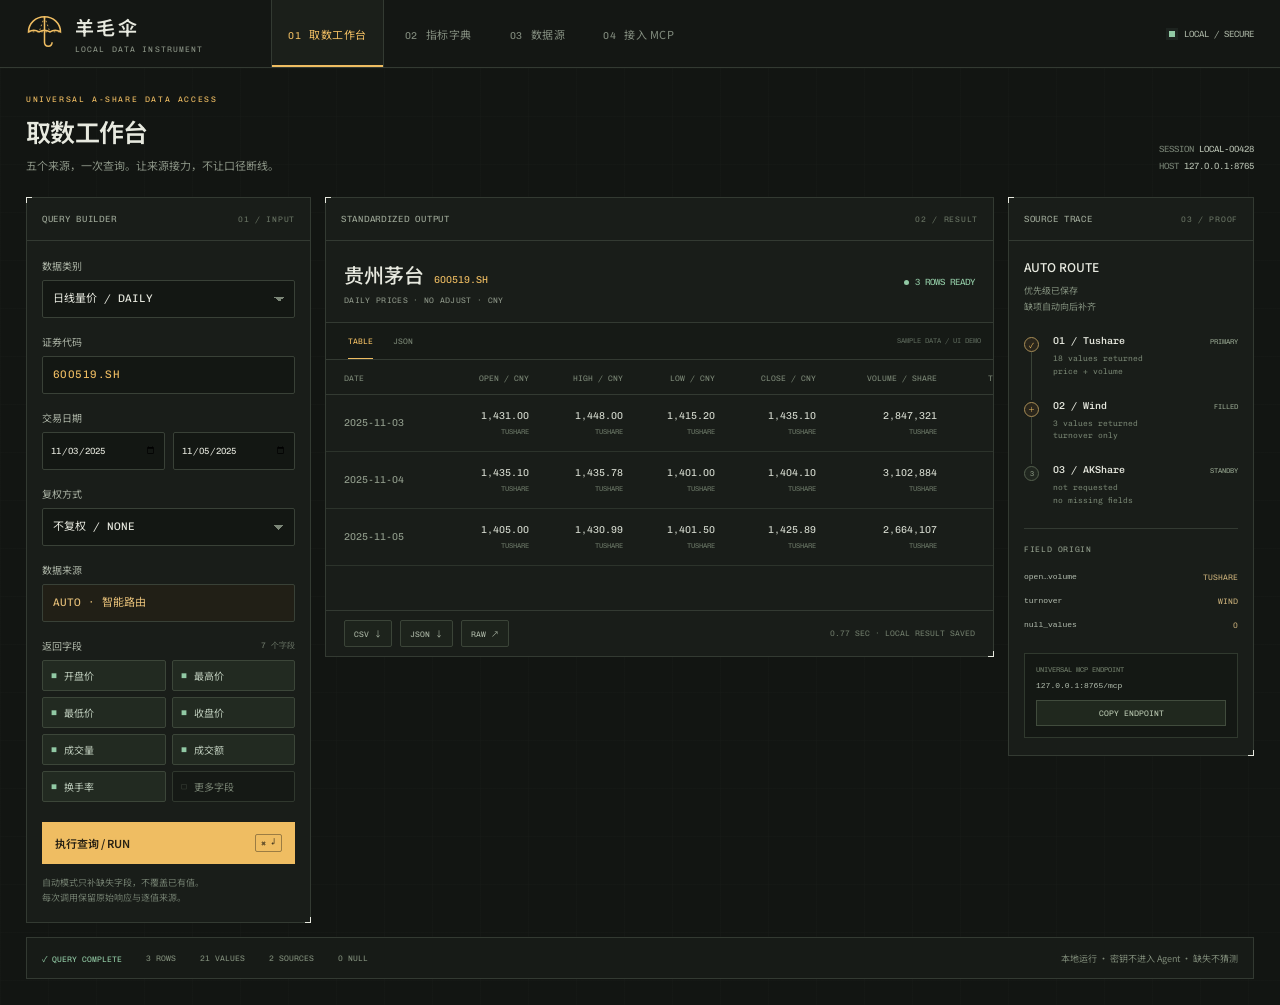
<file: design-prototypes/03-studio.html>
<!doctype html>
<html lang="zh-CN">
<head>
  <meta charset="utf-8">
  <meta name="viewport" content="width=device-width, initial-scale=1">
  <title>羊毛伞 · 03 夜间仪器</title>
  <link rel="preconnect" href="https://fonts.googleapis.com">
  <link rel="preconnect" href="https://fonts.gstatic.com" crossorigin>
  <link href="https://fonts.googleapis.com/css2?family=Chivo+Mono:wght@400;500;600&family=Noto+Sans+SC:wght@400;500;600;700&display=swap" rel="stylesheet">
  <style>
    :root{--bg:#121512;--panel:#191d19;--panel2:#1e231e;--ink:#e7e9df;--muted:#8a9385;--line:#333a32;--amber:#efbd62;--green:#91c9a4;--dim:#222821;--blue:#8aaabe}*{box-sizing:border-box}body{margin:0;background:var(--bg);color:var(--ink);font-family:"Chivo Mono","Noto Sans SC","PingFang SC",monospace;font-size:13px}button,input,select{font:inherit}button{cursor:pointer}button:disabled{cursor:wait;opacity:.7}button:focus-visible,a:focus-visible,input:focus-visible,select:focus-visible{outline:2px solid var(--amber);outline-offset:3px}.topbar{height:68px;border-bottom:1px solid var(--line);display:flex;align-items:center;padding:0 26px;gap:40px;background:#141714}.brand{display:flex;align-items:center;gap:12px;text-decoration:none;color:var(--ink);min-width:205px}.brand svg{width:37px;height:39px;color:var(--amber)}.brand strong{font:600 19px "Noto Sans SC",sans-serif;letter-spacing:.12em}.brand small{display:block;font:8px "Chivo Mono",monospace;letter-spacing:.14em;color:var(--muted);margin-top:4px}.mainnav{display:flex;align-items:stretch;height:100%;gap:4px}.mainnav button{border:0;border-left:1px solid transparent;border-right:1px solid transparent;background:none;color:#838d7f;padding:0 16px;font-size:10px;letter-spacing:.05em}.mainnav button span{font-family:"Noto Sans SC",sans-serif;margin-left:8px;font-size:11px}.mainnav button:hover{color:var(--ink);background:#1b201b}.mainnav button.active{color:var(--amber);border-left-color:var(--line);border-right-color:var(--line);background:#1b1f1a;box-shadow:inset 0 -2px var(--amber)}.secure{margin-left:auto;display:flex;align-items:center;gap:9px;font-size:9px;color:#a2ac9c;white-space:nowrap}.secure:before{content:"";width:6px;height:6px;background:var(--green);box-shadow:0 0 0 3px #91c9a412}.page{padding:26px;max-width:1680px;margin:0 auto;background-image:linear-gradient(#8d968305 1px,transparent 1px),linear-gradient(90deg,#8d968305 1px,transparent 1px);background-size:48px 48px;min-height:calc(100vh - 68px)}.page-head{display:flex;align-items:flex-end;justify-content:space-between;gap:24px;margin-bottom:22px}.overline{font-size:8px;letter-spacing:.2em;color:var(--amber);margin-bottom:9px}.page-head h1{font:600 25px "Noto Sans SC",sans-serif;letter-spacing:-.03em;margin:0}.page-head p{font:11px/1.7 "Noto Sans SC",sans-serif;color:var(--muted);margin:7px 0 0}.session{text-align:right;font-size:9px;line-height:1.9;color:#737e70}.session b{font-weight:400;color:#b3bcad}.instrument-grid{display:grid;grid-template-columns:285px minmax(0,1fr) 246px;gap:14px;align-items:start}.instrument{border:1px solid var(--line);background:var(--panel);min-width:0;position:relative}.instrument:before,.instrument:after{content:"";position:absolute;width:5px;height:5px;border-color:#596153;pointer-events:none}.instrument:before{left:-1px;top:-1px;border-left:1px solid;border-top:1px solid}.instrument:after{right:-1px;bottom:-1px;border-right:1px solid;border-bottom:1px solid}.instrument-head{height:43px;border-bottom:1px solid var(--line);display:flex;align-items:center;justify-content:space-between;padding:0 15px;font-size:9px;color:#9ba595;letter-spacing:.08em}.instrument-head span:last-child{color:#687363;font-size:8px}.query-body{padding:17px 15px}.control-group{margin-bottom:16px}.control-group>label,.group-label{display:flex;align-items:center;justify-content:space-between;font:10px "Noto Sans SC",sans-serif;color:#aab2a4;margin-bottom:7px}.group-label small{font:8px "Chivo Mono",monospace;color:#6f7a6b}.control-group input,.control-group select{width:100%;height:38px;border:1px solid #394137;background:#131713;color:var(--ink);border-radius:2px;padding:0 10px;font-size:11px;outline:none}.control-group input:focus,.control-group select:focus{border-color:var(--amber)}.control-group select{appearance:none;background-image:linear-gradient(45deg,transparent 50%,#7c8778 50%),linear-gradient(135deg,#7c8778 50%,transparent 50%);background-position:calc(100% - 15px) 16px,calc(100% - 10px) 16px;background-size:5px 5px;background-repeat:no-repeat}.symbol-input{font-family:"Chivo Mono",monospace!important;color:var(--amber)!important;letter-spacing:.04em}.date-row{display:grid;grid-template-columns:1fr 1fr;gap:8px}.date-row input{padding:0 7px;font-size:9px}.auto-select{border:1px solid #4a4835;background:#211f16!important;color:#e3bd77!important}.field-grid{display:grid;grid-template-columns:1fr 1fr;gap:6px}.field-grid button{height:31px;text-align:left;border:1px solid #3c4639;background:#222a21;color:#bdcbbb;border-radius:2px;padding:0 8px;font:10px "Noto Sans SC",sans-serif}.field-grid button:before{content:"■";font-size:6px;color:var(--green);margin-right:7px;vertical-align:2px}.field-grid button.is-off{background:#151915;color:#778272;border-color:#30382e}.field-grid button.is-off:before{content:"□";color:#657061}.field-grid button:hover{border-color:#687662}.query-run{width:100%;height:42px;border:0;background:var(--amber);color:#262013;font:600 11px "Noto Sans SC",sans-serif;display:flex;align-items:center;justify-content:space-between;padding:0 13px;margin-top:20px}.query-run:hover{background:#ffd17b}.query-run kbd{font:9px "Chivo Mono",monospace;border:1px solid #493d2480;padding:3px 5px;border-radius:2px}.query-note{font:9px/1.7 "Noto Sans SC",sans-serif;color:#717d6e;margin:11px 0 0}.spinner{width:12px;height:12px;border:2px solid currentColor;border-right-color:transparent;border-radius:50%;display:inline-block;animation:spin .7s linear infinite;vertical-align:-2px;margin-right:5px}@keyframes spin{to{transform:rotate(360deg)}}.result-summary{display:flex;align-items:center;justify-content:space-between;padding:19px 18px 17px;gap:15px}.security h2{font:500 20px "Noto Sans SC",sans-serif;margin:0 0 6px}.security h2 span{font:10px "Chivo Mono",monospace;color:var(--amber);margin-left:10px}.security p{font-size:8px;color:var(--muted);margin:0;letter-spacing:.04em}.success{display:flex;align-items:center;gap:6px;color:var(--green);font-size:9px;white-space:nowrap}.success i{width:5px;height:5px;border-radius:50%;background:var(--green)}.result-tabs{height:38px;display:flex;align-items:stretch;border-top:1px solid var(--line);border-bottom:1px solid var(--line);background:#161a16;padding:0 12px}.result-tabs button{border:0;background:none;color:#788473;font-size:8px;padding:0 10px;position:relative}.result-tabs button.active{color:var(--amber)}.result-tabs button.active:after{content:"";position:absolute;bottom:0;left:10px;right:10px;height:1px;background:var(--amber)}.result-tabs .demo{margin-left:auto;align-self:center;color:#596558;font-size:7px}.table-scroll{overflow:auto;min-height:250px}.result-table{border-collapse:collapse;width:100%;min-width:740px;white-space:nowrap;font-variant-numeric:tabular-nums}.result-table th{text-align:right;padding:13px 10px 11px;color:#798574;font-size:8px;font-weight:400;background:#181c18;border-bottom:1px solid var(--line)}.result-table td{text-align:right;padding:15px 10px;border-bottom:1px solid #2c332b;font-size:10px;color:#d8ddd2}.result-table th:first-child,.result-table td:first-child{text-align:left;padding-left:18px}.result-table th:last-child,.result-table td:last-child{padding-right:18px}.result-table td:first-child{color:#929e8d}.cell-source{display:block;font-size:7px;color:#687464;margin-top:5px}.cell-source.fill{color:#ba9c64}.result-actions{height:46px;display:flex;align-items:center;gap:8px;padding:0 18px;border-top:1px solid var(--line)}.result-actions button{border:1px solid #3b4438;background:#1d231c;color:#aab5a4;border-radius:2px;font-size:8px;padding:7px 9px}.result-actions button:hover{border-color:#77856f;color:var(--ink)}.result-actions span{margin-left:auto;font-size:8px;color:#6d7968}.json-view{margin:0;padding:20px;min-height:250px;max-height:360px;overflow:auto;background:#121612;color:#b4c3ad;font:9px/1.9 "Chivo Mono",monospace;white-space:pre-wrap}.json-view .key{color:#d4b678}.route-body{padding:17px 15px}.route-mode{font:500 12px "Noto Sans SC",sans-serif;margin:0}.route-description{font:9px/1.8 "Noto Sans SC",sans-serif;color:#83907e;margin:8px 0 20px}.route-node{position:relative;padding:0 0 22px 29px}.route-node:last-of-type{padding-bottom:4px}.route-node:before{content:"";position:absolute;left:7px;top:17px;bottom:0;width:1px;background:#3a4337}.route-node:last-of-type:before{display:none}.node-dot{position:absolute;left:0;top:2px;width:15px;height:15px;border:1px solid #54604e;background:#20261f;border-radius:50%;display:grid;place-items:center;font-size:7px;color:#8c9a85}.route-node.active .node-dot{border-color:#a88d56;color:var(--amber);background:#29251b}.route-node strong{font-size:10px;font-weight:500;display:block}.route-node small{display:block;color:#74816f;font-size:8px;margin-top:5px;line-height:1.6}.route-node .node-status{float:right;color:#91a08b;font-size:7px;margin-top:2px}.field-origin{border-top:1px solid var(--line);margin-top:17px;padding-top:15px}.field-origin h3{font-size:8px;font-weight:400;color:#8f9b89;letter-spacing:.08em;margin:0 0 11px}.origin-row{display:flex;align-items:center;justify-content:space-between;padding:7px 0;font-size:8px;color:#879481}.origin-row code{font-size:8px;color:#b4beb0}.origin-row span:last-child{color:#c4ab77}.mcp-mini{margin-top:16px;background:#141814;border:1px solid #30392e;padding:11px}.mcp-mini label{font-size:7px;color:#6d7a67;display:block;margin-bottom:7px}.mcp-mini code{font-size:8px;color:#b2bdae;display:block;overflow:hidden;text-overflow:ellipsis}.mcp-mini button{width:100%;margin-top:10px;border:1px solid #414c3d;background:#20281e;color:#b7c6af;font-size:8px;padding:7px}.console-bar{margin-top:14px;border:1px solid var(--line);background:#171b17;min-height:42px;display:flex;align-items:center;gap:24px;padding:10px 15px;color:#7f8c79;font-size:8px}.console-bar .console-ok{color:var(--green)}.console-bar .console-note{margin-left:auto;font-family:"Noto Sans SC",sans-serif;font-size:9px;color:#7d8977}.prototype-toast{position:fixed;left:50%;bottom:24px;transform:translateX(-50%);background:#e9eddf;color:#1c241c;padding:13px 20px;border:1px solid #fff;border-radius:2px;box-shadow:0 10px 35px #0008;font:11px "Noto Sans SC",sans-serif;z-index:50;max-width:calc(100% - 32px);text-align:center}[hidden]{display:none!important}@media(max-width:1240px){.instrument-grid{grid-template-columns:280px minmax(0,1fr)}.routing{grid-column:1/-1}.route-body{display:grid;grid-template-columns:180px 1fr 240px;gap:24px}.route-description{margin-bottom:0}.route-list{display:flex;gap:20px}.route-node{padding:0 0 0 25px;min-width:130px}.route-node:before{display:none}.field-origin{border-top:0;border-left:1px solid var(--line);margin:0;padding:0 0 0 20px}.mcp-mini{grid-column:3}.brand{min-width:180px}.mainnav button{padding:0 11px}}@media(max-width:900px){.topbar{padding:0 18px;gap:20px}.brand{min-width:160px}.mainnav button{font-size:0;padding:0 12px}.mainnav button span{font-size:10px;margin:0}.secure{font-size:0}.page{padding:22px 18px}.route-body{grid-template-columns:150px 1fr}.field-origin{display:none}.mcp-mini{grid-column:auto}.console-bar{gap:14px;flex-wrap:wrap}.console-bar .console-note{margin-left:0;width:100%}}@media(max-width:650px){.topbar{height:auto;min-height:64px;flex-wrap:wrap;padding:13px 14px 0;gap:12px}.brand{min-width:0;flex:1}.brand svg{width:31px;height:34px}.brand strong{font-size:17px}.brand small{font-size:7px}.mainnav{order:3;width:100%;height:42px;justify-content:space-between}.mainnav button{flex:1;padding:0 5px}.mainnav button.active{box-shadow:inset 0 -2px var(--amber)}.secure{font-size:7px}.page{padding:20px 13px}.page-head h1{font-size:22px}.session{display:none}.instrument-grid{grid-template-columns:1fr}.routing{grid-column:auto}.route-body{display:block}.route-description{margin-bottom:20px}.route-list{display:block}.route-node{padding:0 0 20px 28px}.route-node:before{display:block}.mcp-mini{margin-top:16px}.result-summary{padding:16px 14px}.security h2{font-size:17px}.security h2 span{display:block;margin:7px 0 0}.result-tabs .demo{display:none}.result-actions span{display:none}.console-bar{font-size:7px}.console-bar .console-note{font-size:8px}}
  </style>
</head>
<body>
  <header class="topbar">
    <a class="brand" href="#"><svg viewBox="0 0 44 46" fill="none" aria-hidden="true"><path d="M3 21C3 11 11.5 3 22 3s19 8 19 18c-4.2-2.6-8.4-2.6-12.6 0-4.3-2.6-8.5-2.6-12.8 0C11.4 18.4 7.2 18.4 3 21Z" stroke="currentColor" stroke-width="1.8"/><path d="M22 3v30.5c0 6.2 9 6.2 9 0" stroke="currentColor" stroke-width="1.8"/><path d="M3 21h38M22 3l-6.4 18M22 3l6.4 18" stroke="currentColor" stroke-width="1" stroke-dasharray="2 3"/></svg><div><strong>羊毛伞</strong><small>LOCAL DATA INSTRUMENT</small></div></a>
    <nav class="mainnav" aria-label="主导航"><button class="active">01<span>取数工作台</span></button><button data-toast="定稿后将按同一视觉语言设计指标字典">02<span>指标字典</span></button><button data-toast="定稿后将按同一视觉语言设计数据源管理">03<span>数据源</span></button><button data-toast="定稿后将按同一视觉语言设计 MCP 接入">04<span>接入 MCP</span></button></nav>
    <div class="secure">LOCAL / SECURE</div>
  </header>

  <main class="page">
    <section class="page-head"><div><div class="overline">UNIVERSAL A-SHARE DATA ACCESS</div><h1>取数工作台</h1><p>五个来源，一次查询。让来源接力，不让口径断线。</p></div><div class="session">SESSION <b>LOCAL-00428</b><br>HOST <b>127.0.0.1:8765</b></div></section>

    <div class="instrument-grid">
      <section class="instrument query-panel">
        <div class="instrument-head"><span>QUERY BUILDER</span><span>01 / INPUT</span></div>
        <div class="query-body">
          <div class="control-group"><label for="studio-dataset">数据类别</label><select id="studio-dataset"><option>日线量价 / DAILY</option><option>估值指标 / VALUATION</option><option>基础财务 / FINANCIAL</option><option>技术指标 / TECHNICAL</option><option>股票档案 / PROFILE</option><option>可转债 / CONVERTIBLE</option></select></div>
          <div class="control-group"><label for="studio-symbol">证券代码</label><input class="symbol-input" id="studio-symbol" value="600519.SH"></div>
          <div class="control-group"><label>交易日期</label><div class="date-row"><input type="date" value="2025-11-03" aria-label="开始日期"><input type="date" value="2025-11-05" aria-label="结束日期"></div></div>
          <div class="control-group"><label for="studio-adjust">复权方式</label><select id="studio-adjust"><option>不复权 / NONE</option><option>前复权 / QFQ</option><option>后复权 / HFQ</option></select></div>
          <div class="control-group"><label for="studio-provider">数据来源</label><select class="auto-select" id="studio-provider"><option>AUTO · 智能路由</option><option>TUSHARE</option><option>WIND</option><option>AKSHARE</option><option>IFIND</option><option>TDX</option></select></div>
          <div class="control-group"><div class="group-label">返回字段<small data-field-count="studio"></small></div><div class="field-grid" data-fields="studio"><button aria-pressed="true">开盘价</button><button aria-pressed="true">最高价</button><button aria-pressed="true">最低价</button><button aria-pressed="true">收盘价</button><button aria-pressed="true">成交量</button><button aria-pressed="true">成交额</button><button aria-pressed="true">换手率</button><button class="is-off" aria-pressed="false">更多字段</button></div></div>
          <button class="query-run" data-run><span>执行查询 / RUN</span><kbd>⌘ ↵</kbd></button><p class="query-note">自动模式只补缺失字段，不覆盖已有值。<br>每次调用保留原始响应与逐值来源。</p>
        </div>
      </section>

      <section class="instrument result-panel">
        <div class="instrument-head"><span>STANDARDIZED OUTPUT</span><span>02 / RESULT</span></div>
        <div class="result-summary"><div class="security"><h2>贵州茅台<span>600519.SH</span></h2><p>DAILY PRICES · NO ADJUST · CNY</p></div><div class="success"><i></i><span data-query-status>3 ROWS READY</span></div></div>
        <div class="result-tabs" data-tabs="studio-result"><button class="active" data-tab="table">TABLE</button><button data-tab="json">JSON</button><span class="demo">SAMPLE DATA / UI DEMO</span></div>
        <div data-panel-group="studio-result" data-panel="table"><div class="table-scroll"><table class="result-table"><thead><tr><th>DATE</th><th>OPEN / CNY</th><th>HIGH / CNY</th><th>LOW / CNY</th><th>CLOSE / CNY</th><th>VOLUME / SHARE</th><th>TURNOVER / %</th></tr></thead><tbody><tr><td>2025-11-03</td><td>1,431.00<span class="cell-source">TUSHARE</span></td><td>1,448.00<span class="cell-source">TUSHARE</span></td><td>1,415.20<span class="cell-source">TUSHARE</span></td><td>1,435.10<span class="cell-source">TUSHARE</span></td><td>2,847,321<span class="cell-source">TUSHARE</span></td><td>0.23<span class="cell-source fill">WIND / FILL</span></td></tr><tr><td>2025-11-04</td><td>1,435.10<span class="cell-source">TUSHARE</span></td><td>1,435.78<span class="cell-source">TUSHARE</span></td><td>1,401.00<span class="cell-source">TUSHARE</span></td><td>1,404.10<span class="cell-source">TUSHARE</span></td><td>3,102,884<span class="cell-source">TUSHARE</span></td><td>0.25<span class="cell-source fill">WIND / FILL</span></td></tr><tr><td>2025-11-05</td><td>1,405.00<span class="cell-source">TUSHARE</span></td><td>1,430.99<span class="cell-source">TUSHARE</span></td><td>1,401.50<span class="cell-source">TUSHARE</span></td><td>1,425.89<span class="cell-source">TUSHARE</span></td><td>2,664,107<span class="cell-source">TUSHARE</span></td><td>0.21<span class="cell-source fill">WIND / FILL</span></td></tr></tbody></table></div></div>
        <pre class="json-view" data-panel-group="studio-result" data-panel="json" hidden>{
  <span class="key">"query_id"</span>: "LOCAL-00428",
  <span class="key">"symbol"</span>: "600519.SH",
  <span class="key">"row_count"</span>: 3,
  <span class="key">"providers"</span>: ["tushare", "wind"],
  <span class="key">"field_policy"</span>: "fill_missing_only",
  <span class="key">"demo"</span>: true
}</pre>
        <div class="result-actions"><button data-toast="正式产品中将下载完整 CSV 文件">CSV ↓</button><button data-toast="正式产品中将下载完整 JSON 文件">JSON ↓</button><button data-toast="正式产品中将打开本机原始响应">RAW ↗</button><span>0.77 SEC · LOCAL RESULT SAVED</span></div>
      </section>

      <aside class="instrument routing">
        <div class="instrument-head"><span>SOURCE TRACE</span><span>03 / PROOF</span></div>
        <div class="route-body">
          <div><h2 class="route-mode">AUTO ROUTE</h2><p class="route-description">优先级已保存<br>缺项自动向后补齐</p></div>
          <div class="route-list"><div class="route-node active"><span class="node-dot">✓</span><span class="node-status">PRIMARY</span><strong>01 / Tushare</strong><small>18 values returned<br>price + volume</small></div><div class="route-node active"><span class="node-dot">＋</span><span class="node-status">FILLED</span><strong>02 / Wind</strong><small>3 values returned<br>turnover only</small></div><div class="route-node"><span class="node-dot">3</span><span class="node-status">STANDBY</span><strong>03 / AKShare</strong><small>not requested<br>no missing fields</small></div></div>
          <div class="field-origin"><h3>FIELD ORIGIN</h3><div class="origin-row"><code>open…volume</code><span>TUSHARE</span></div><div class="origin-row"><code>turnover</code><span>WIND</span></div><div class="origin-row"><code>null_values</code><span>0</span></div></div>
          <div class="mcp-mini"><label>UNIVERSAL MCP ENDPOINT</label><code>127.0.0.1:8765/mcp</code><button data-copy="http://127.0.0.1:8765/mcp">COPY ENDPOINT</button></div>
        </div>
      </aside>
    </div>
    <footer class="console-bar"><span class="console-ok">✓ QUERY COMPLETE</span><span>3 ROWS</span><span>21 VALUES</span><span>2 SOURCES</span><span>0 NULL</span><span class="console-note">本地运行 · 密钥不进入 Agent · 缺失不猜测</span></footer>
  </main>
  <script src="prototype.js"></script>
</body>
</html>
</file>
